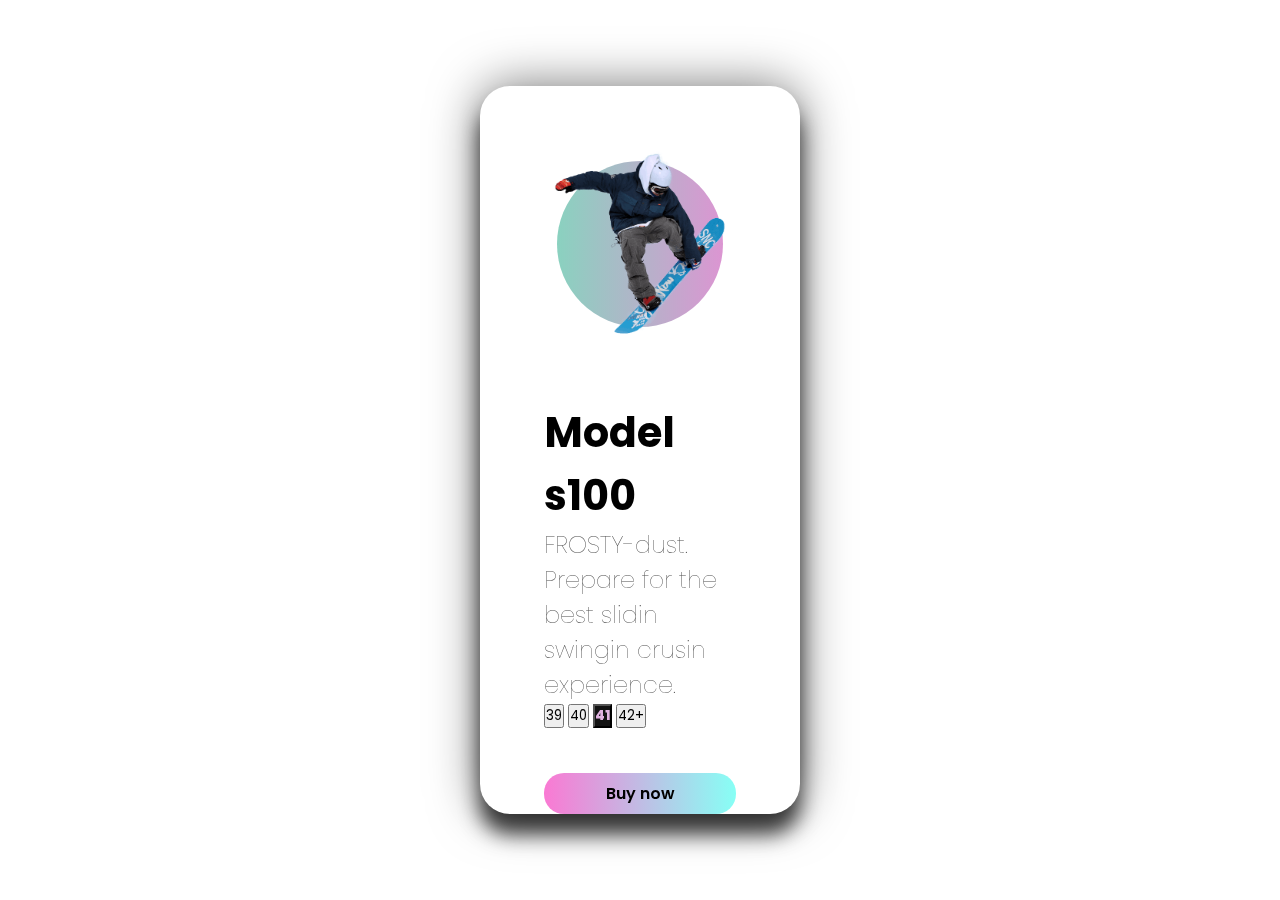
<file: hahaha/SK8BORED 2eme vh/card2.html>
<!DOCTYPE html>
<html lang="en">
<head>
    <meta charset="UTF-8">
    <meta http-equiv="X-UA-Compatible" content="IE=edge">
    <meta name="viewport" content="width=device-width, initial-scale=1.0">
    <link rel="stylesheet" href="card2.css">
    <title>COOL effect</title>
</head>
<body>

    <section>

        <div class="container101">
            <div class="card101">

                <div class="skate101">
                    <div class="circle101"></div>
                    <img src="./img/1.png" alt="">
                </div>

                <div class="text101">

                    <div class="desc101"></div>
                        <h1 class="title101">Model s100</h1>
                        <h3>FROSTY-dust. Prepare for the best slidin swingin crusin experience.</h3>
                    </div>
                           
                    <div class="btn">
                        <button type="button">39</button>
                        <button type="button">40</button>
                        <button type="button" class="active">41</button>
                        <button type="button">42+</button>
                    </div>

                    <div class="buy101">
                        <button>Buy now</button>
                    </div>

                </div>

                
            </div>
        </div>

    </section>





    <script src="/app.js"></script>
    
</body>
</html>
</file>
<file: hahaha/SK8BORED 2eme vh/card2.css>
@import url('https://fonts.googleapis.com/css2?family=Poppins:wght@300&family=Russo+One&display=swap');
*{
    margin: 0;
    padding: 0;
    box-sizing: border-box;
    font-family: 'Poppins', sans-serif;
}


section{
    min-height: 100vh;
    display: flex;
    justify-content: center;
    align-items: center;
    perspective: 1000px;
}

.container101{
    width: 50%;
    display: flex;
    align-items: center;
    justify-content: center;
    perspective: 1000px;
}

.card101{
    transition: 0.5s ease;
    transform-style: preserve-3d;
    min-height: 80vh;
    box-shadow: 0 20px 20px rgba(0, 0, 0, 0.726), 0 0 50px rgba(0, 0, 0, 0.541);
    width: 50%;
    border-radius: 30px;
    padding: 0 10%;
}

.skate101{
    min-height: 35vh;
    display: flex;
    justify-content: center;
    align-items: center;
}

.circle101{
    width: 13vw;
    height: 13vw;
    background: linear-gradient(to right, rgba(60, 179, 149, 0.6), rgba(196, 79, 180, 0.6));
    position: absolute;
    border-radius: 50%;
    z-index: 1;
}

.skate101 img{
    transition: all 0.35s ease;
    width: 90%;
    z-index: 2;
}

.text101 h1{
    font-size: 2.6rem;
}

.text101 h3{
    font-size: 1.5rem;
    color: rgb(77, 77, 77);
    font-weight: lighter;
    
}
.btn101 {
    display: flex;
    justify-content: space-between;
}

.btn101 button{
    padding: 0.2vh 2.2vh;
    background: transparent;
    border: none;
    box-shadow: 0 3px 4px rgba(0, 0, 0, 0.527);
    border-radius: 20px;
    color: rgb(78, 78, 78);
}

button.active {
    background: rgb(19, 19, 19);
    font-weight: 750;
    color: rgb(224, 178, 224);
}

.buy101{
    padding-top: 5vh;
}

.buy101 button{
    width: 100%;
    padding: 0.6vw 2.2vw;
    background: linear-gradient(to right, rgb(250, 121, 211), rgb(135, 255, 245));
    border: none;
    border-radius: 20px;
    font-weight: 600;
    font-size: 1rem;
    cursor: pointer;
}

.card101:hover {
    transform: scale(1.5);
}
</file>
